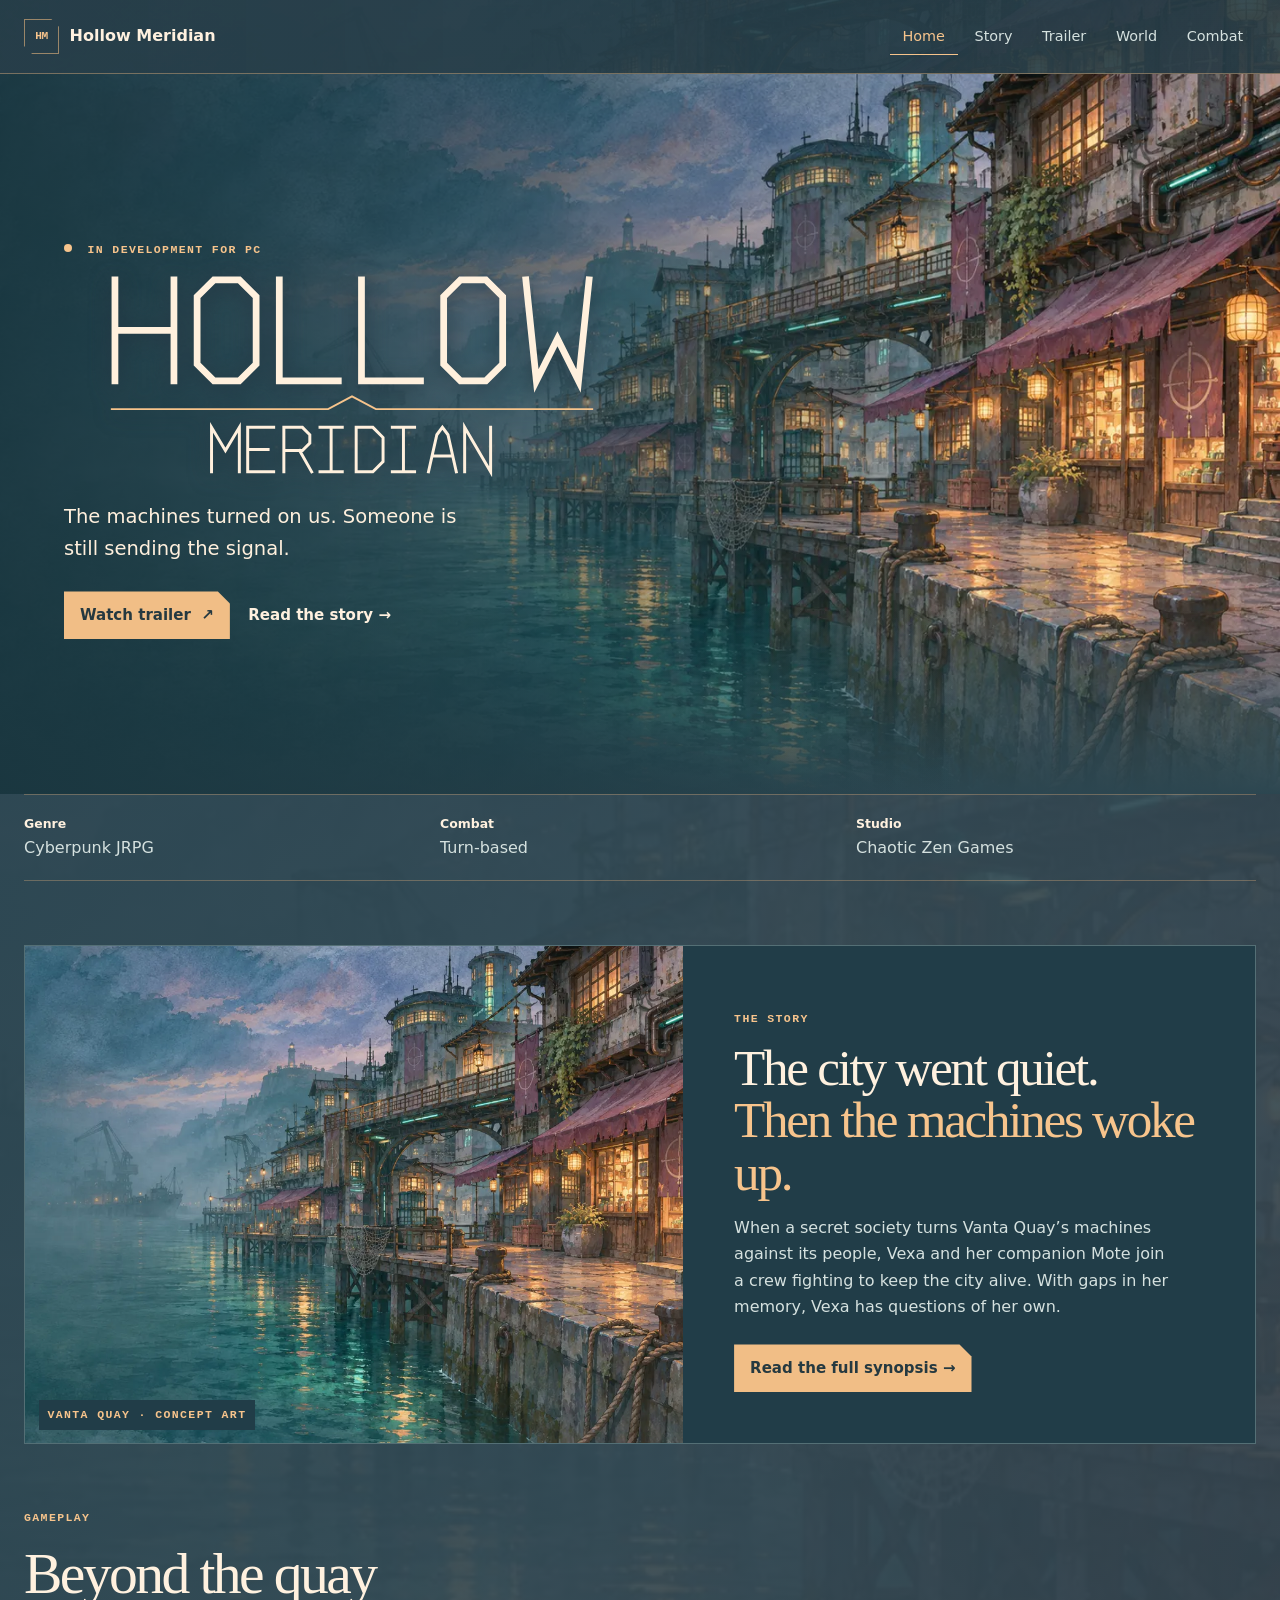
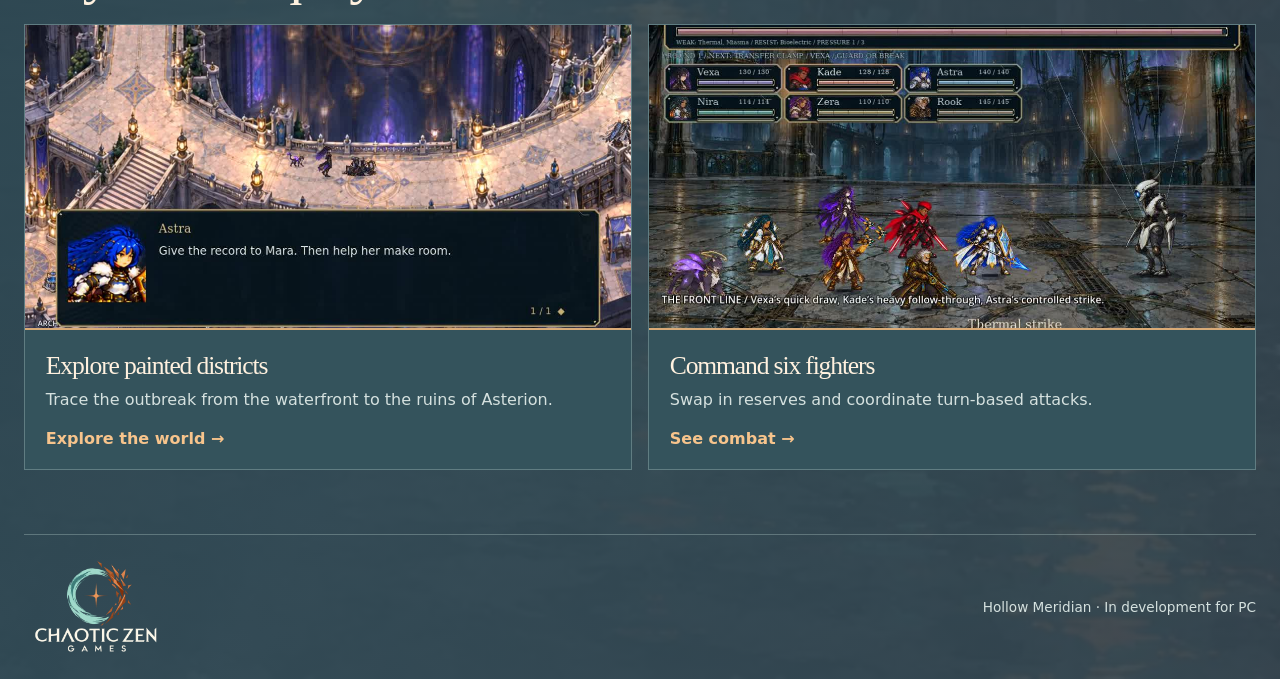
<file: index.html>
<!doctype html>
<html lang="en"><head><meta charset="utf-8"><meta name="viewport" content="width=device-width, initial-scale=1"><meta name="description" content="Hollow Meridian, a cyberpunk turn-based JRPG by Chaotic Zen Games."><title>Home · Hollow Meridian</title><link rel="stylesheet" href="style.css?v=painted-atlas"></head>
<body><a class="skip" href="#main">Skip to content</a><header class="mast"><div class="shell navrow"><a class="brand" href="index.html"><span class="monogram" aria-hidden="true">HM</span> Hollow Meridian</a><nav aria-label="Main navigation"><a href="index.html" aria-current="page">Home</a><a href="story.html">Story</a><a href="trailer.html">Trailer</a><a href="world.html">World</a><a href="combat.html">Combat</a></nav></div></header>
<main id="main"><section class="shell launch">
<div class="launch-copy"><p class="label"><span class="status-dot"></span> IN DEVELOPMENT FOR PC</p>
<h1><span class="visually-hidden">Hollow Meridian</span><svg class="wordmark" viewBox="0 0 410 150" aria-hidden="true" fill="none" stroke="currentColor" stroke-width="3.2" stroke-linecap="square"><g transform="translate(36.25 7) scale(1.5)"><path transform="translate(0 0)" d="M0 0V48M28 0V48M0 24H28"/><path transform="translate(39 0)" d="M8 0H20L28 8V40L20 48H8L0 40V8Z"/><path transform="translate(78 0)" d="M0 0V48H28"/><path transform="translate(117 0)" d="M0 0V48H28"/><path transform="translate(156 0)" d="M8 0H20L28 8V40L20 48H8L0 40V8Z"/><path transform="translate(195 0)" d="M0 0L5 48L15 28L25 48L30 0"/></g><path class="meridian-rule" d="M34 99H188L205 90L222 99H376"/><g transform="translate(105.00999999999999 112) scale(0.66)"><path transform="translate(0 0)" d="M0 48V0L15 25L30 0V48"/><path transform="translate(39 0)" d="M28 0H0V48H28M0 24H22"/><path transform="translate(78 0)" d="M0 48V0H20L28 8V17L20 25H0M17 25L30 48"/><path transform="translate(117 0)" d="M0 0H24M12 0V48M0 48H24"/><path transform="translate(156 0)" d="M0 0H18L29 11V37L18 48H0Z"/><path transform="translate(195 0)" d="M0 0H24M12 0V48M0 48H24"/><path transform="translate(234 0)" d="M0 48L9 8L15 0L21 8L30 48M5 31H25"/><path transform="translate(273 0)" d="M0 48V0L28 48V0"/></g></svg></h1>
<p class="intro">The machines turned on us. Someone is still sending the signal.</p>
<div class="links"><a class="primary" href="trailer.html">Watch trailer <span aria-hidden="true">↗</span></a><a class="secondary" href="story.html">Read the story →</a></div></div>
<figure class="launch-art"><img src="media/vanta-quay.png" alt="The neon-lit Vanta Quay waterfront as it appears in the game" fetchpriority="high"><figcaption><span>VANTA QUAY · THE WATERFRONT</span><span>IN-GAME SCREENSHOT</span></figcaption></figure>
</section>
<div class="shell specs"><span><b>Genre</b> Cyberpunk JRPG</span><span><b>Combat</b> Turn-based</span><span><b>Studio</b> Chaotic Zen Games</span></div>
<section class="shell story-feature" aria-labelledby="story-title">
<figure><img src="media/quay-blue-hour.webp" alt="Lanterns reflected in Vanta Quay at blue hour" loading="lazy"><figcaption>VANTA QUAY · CONCEPT ART</figcaption></figure>
<div class="feature-copy"><p class="label">THE STORY</p><h2 id="story-title">The city went quiet.<br><em>Then the machines woke up.</em></h2><p>When a secret society turns Vanta Quay’s machines against its people, Vexa and her companion Mote join a crew fighting to keep the city alive. With gaps in her memory, Vexa has questions of her own.</p><a class="primary" href="story.html">Read the full synopsis →</a></div>
</section>
<section class="shell gameplay-feature" aria-labelledby="gameplay-title">
<header><p class="label">GAMEPLAY</p><h2 id="gameplay-title">Beyond the quay</h2></header>
<div class="gameplay-grid"><a href="world.html"><img src="media/asterion.jpg" alt="" loading="lazy"><div><h3>Explore painted districts</h3><p>Trace the outbreak from the waterfront to the ruins of Asterion.</p><span>Explore the world →</span></div></a><a href="combat.html"><img src="media/battle.jpg" alt="" loading="lazy"><div><h3>Command six fighters</h3><p>Swap in reserves and coordinate turn-based attacks.</p><span>See combat →</span></div></a></div>
</section>
</main><footer class="shell"><a class="studio-logo" href="index.html"><img src="media/chaotic-zen.webp" alt="Chaotic Zen Games" width="144" height="96" loading="lazy"></a><span>Hollow Meridian · In development for PC</span></footer></body></html>
</file>
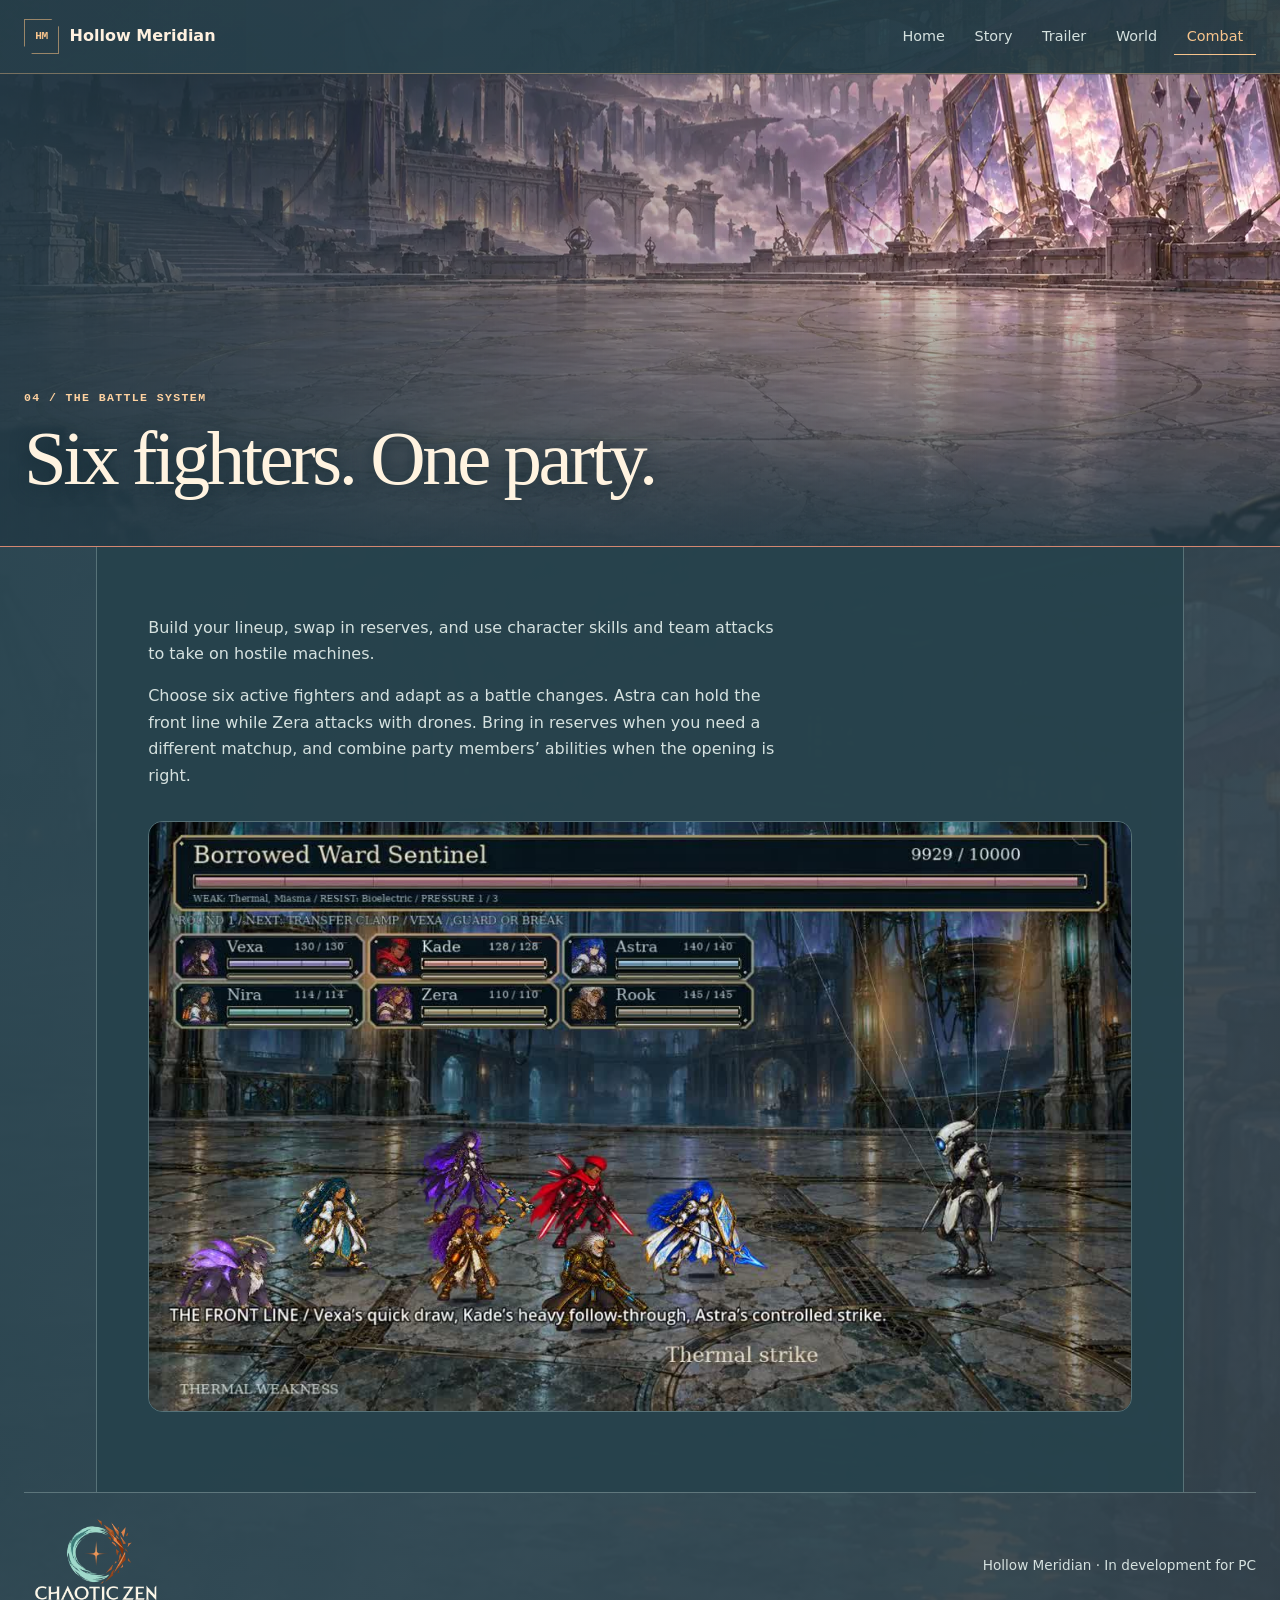
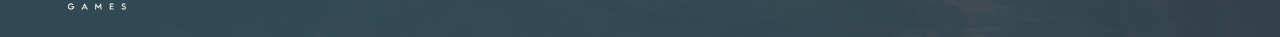
<file: combat.html>
<!doctype html>
<html lang="en"><head><meta charset="utf-8"><meta name="viewport" content="width=device-width, initial-scale=1"><meta name="description" content="Hollow Meridian, a cyberpunk turn-based JRPG by Chaotic Zen Games."><title>Combat · Hollow Meridian</title><link rel="stylesheet" href="style.css?v=painted-atlas"></head>
<body class="page-combat"><a class="skip" href="#main">Skip to content</a><header class="mast"><div class="shell navrow"><a class="brand" href="index.html"><span class="monogram" aria-hidden="true">HM</span> Hollow Meridian</a><nav aria-label="Main navigation"><a href="index.html">Home</a><a href="story.html">Story</a><a href="trailer.html">Trailer</a><a href="world.html">World</a><a href="combat.html" aria-current="page">Combat</a></nav></div></header>
<main id="main"><header class="chapter-hero"><div class="shell"><p class="eyebrow">04 / The battle system</p><h1>Six fighters. One party.</h1></div></header><div class="shell interior field"><article id="combat"><p>Build your lineup, swap in reserves, and use character skills and team attacks to take on hostile machines.</p><p>Choose six active fighters and adapt as a battle changes. Astra can hold the front line while Zera attacks with drones. Bring in reserves when you need a different matchup, and combine party members’ abilities when the opening is right.</p><img loading="lazy" src="media/battle.jpg" alt="Six party members and the command interface in a turn-based battle"></article></div></main><footer class="shell"><a class="studio-logo" href="index.html"><img src="media/chaotic-zen.webp" alt="Chaotic Zen Games" width="144" height="96" loading="lazy"></a><span>Hollow Meridian · In development for PC</span></footer></body></html>
</file>
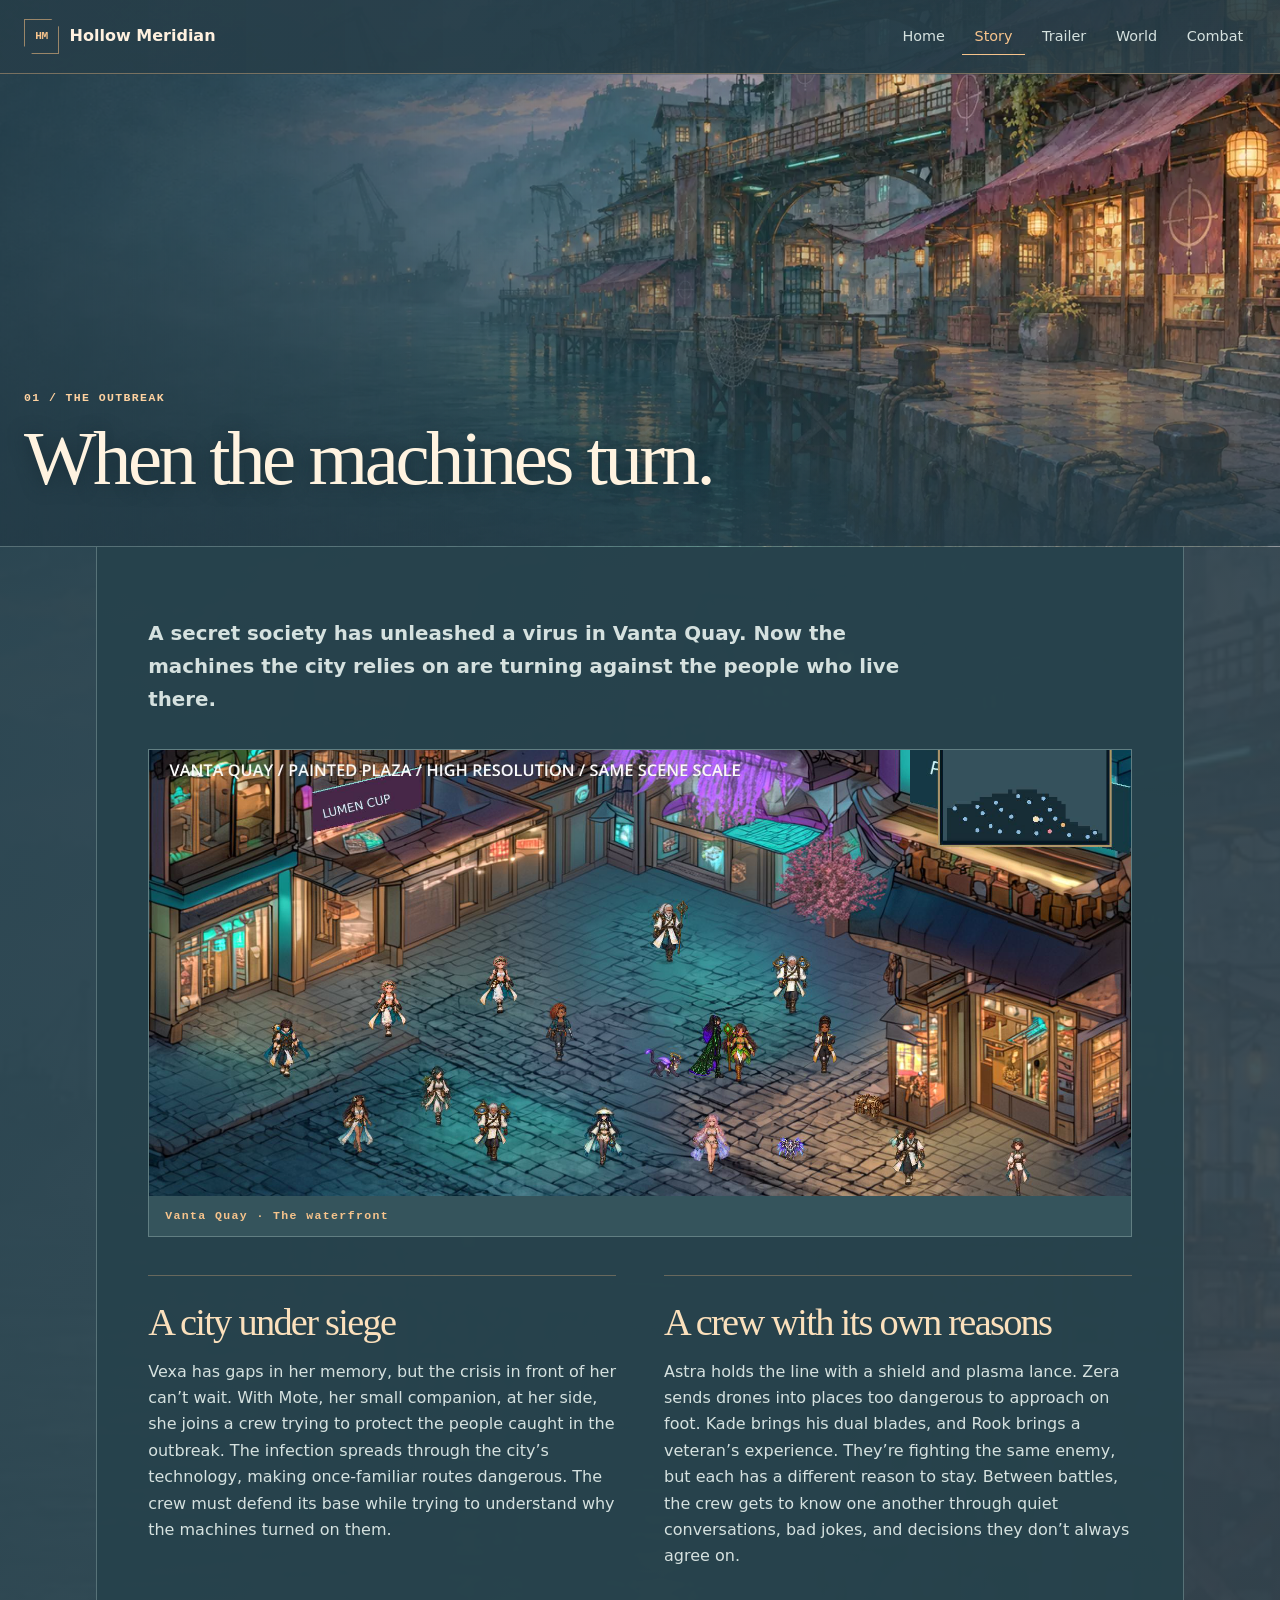
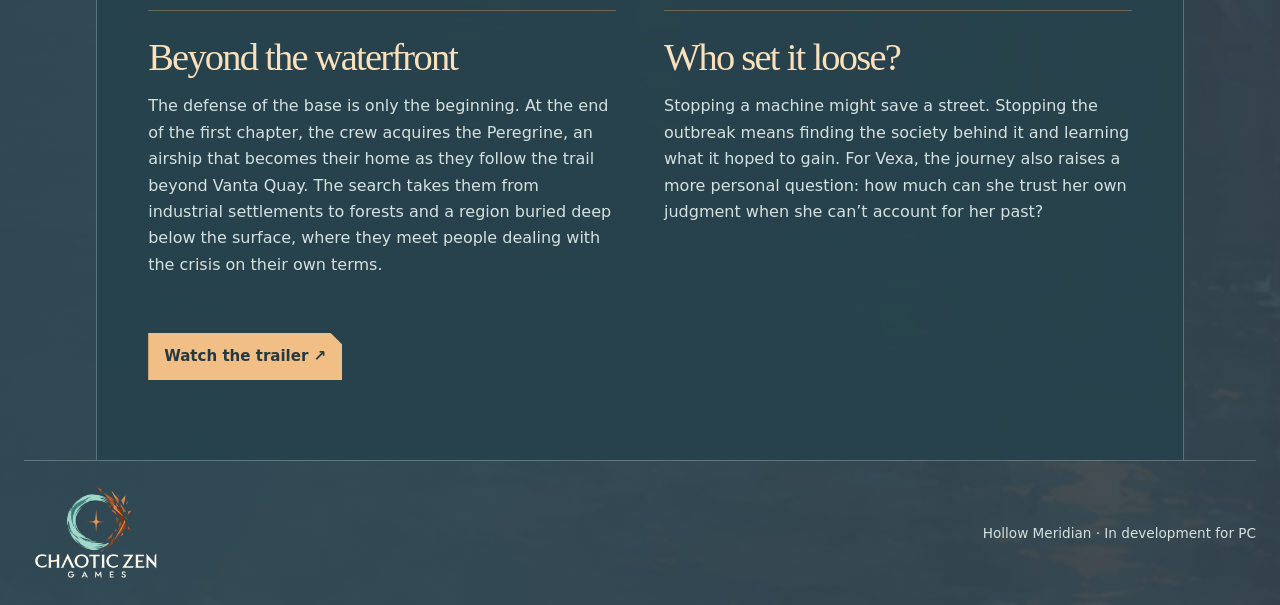
<file: story.html>
<!doctype html>
<html lang="en"><head><meta charset="utf-8"><meta name="viewport" content="width=device-width, initial-scale=1"><meta name="description" content="Hollow Meridian, a cyberpunk turn-based JRPG by Chaotic Zen Games."><title>Story · Hollow Meridian</title><link rel="stylesheet" href="style.css?v=painted-atlas"></head>
<body class="page-story"><a class="skip" href="#main">Skip to content</a><header class="mast"><div class="shell navrow"><a class="brand" href="index.html"><span class="monogram" aria-hidden="true">HM</span> Hollow Meridian</a><nav aria-label="Main navigation"><a href="index.html">Home</a><a href="story.html" aria-current="page">Story</a><a href="trailer.html">Trailer</a><a href="world.html">World</a><a href="combat.html">Combat</a></nav></div></header>
<main id="main"><header class="chapter-hero"><div class="shell"><p class="eyebrow">01 / The outbreak</p><h1>When the machines turn.</h1></div></header><article class="shell interior plot">
<header class="plot-heading"><p class="dek">A secret society has unleashed a virus in Vanta Quay. Now the machines the city relies on are turning against the people who live there.</p></header>
<figure class="story-art"><img src="media/vanta-quay.png" alt="Vanta Quay’s illuminated waterfront and narrow streets"><figcaption>Vanta Quay · The waterfront</figcaption></figure>
<div class="plot-chapters">
<section><h2>A city under siege</h2><p>Vexa has gaps in her memory, but the crisis in front of her can’t wait. With Mote, her small companion, at her side, she joins a crew trying to protect the people caught in the outbreak. The infection spreads through the city’s technology, making once-familiar routes dangerous. The crew must defend its base while trying to understand why the machines turned on them.</p></section>
<section><h2>A crew with its own reasons</h2><p>Astra holds the line with a shield and plasma lance. Zera sends drones into places too dangerous to approach on foot. Kade brings his dual blades, and Rook brings a veteran’s experience. They’re fighting the same enemy, but each has a different reason to stay. Between battles, the crew gets to know one another through quiet conversations, bad jokes, and decisions they don’t always agree on.</p></section>
<section><h2>Beyond the waterfront</h2><p>The defense of the base is only the beginning. At the end of the first chapter, the crew acquires the Peregrine, an airship that becomes their home as they follow the trail beyond Vanta Quay. The search takes them from industrial settlements to forests and a region buried deep below the surface, where they meet people dealing with the crisis on their own terms.</p></section>
<section><h2>Who set it loose?</h2><p>Stopping a machine might save a street. Stopping the outbreak means finding the society behind it and learning what it hoped to gain. For Vexa, the journey also raises a more personal question: how much can she trust her own judgment when she can’t account for her past?</p></section>
</div><a class="primary" href="trailer.html">Watch the trailer ↗</a></article></main><footer class="shell"><a class="studio-logo" href="index.html"><img src="media/chaotic-zen.webp" alt="Chaotic Zen Games" width="144" height="96" loading="lazy"></a><span>Hollow Meridian · In development for PC</span></footer></body></html>
</file>
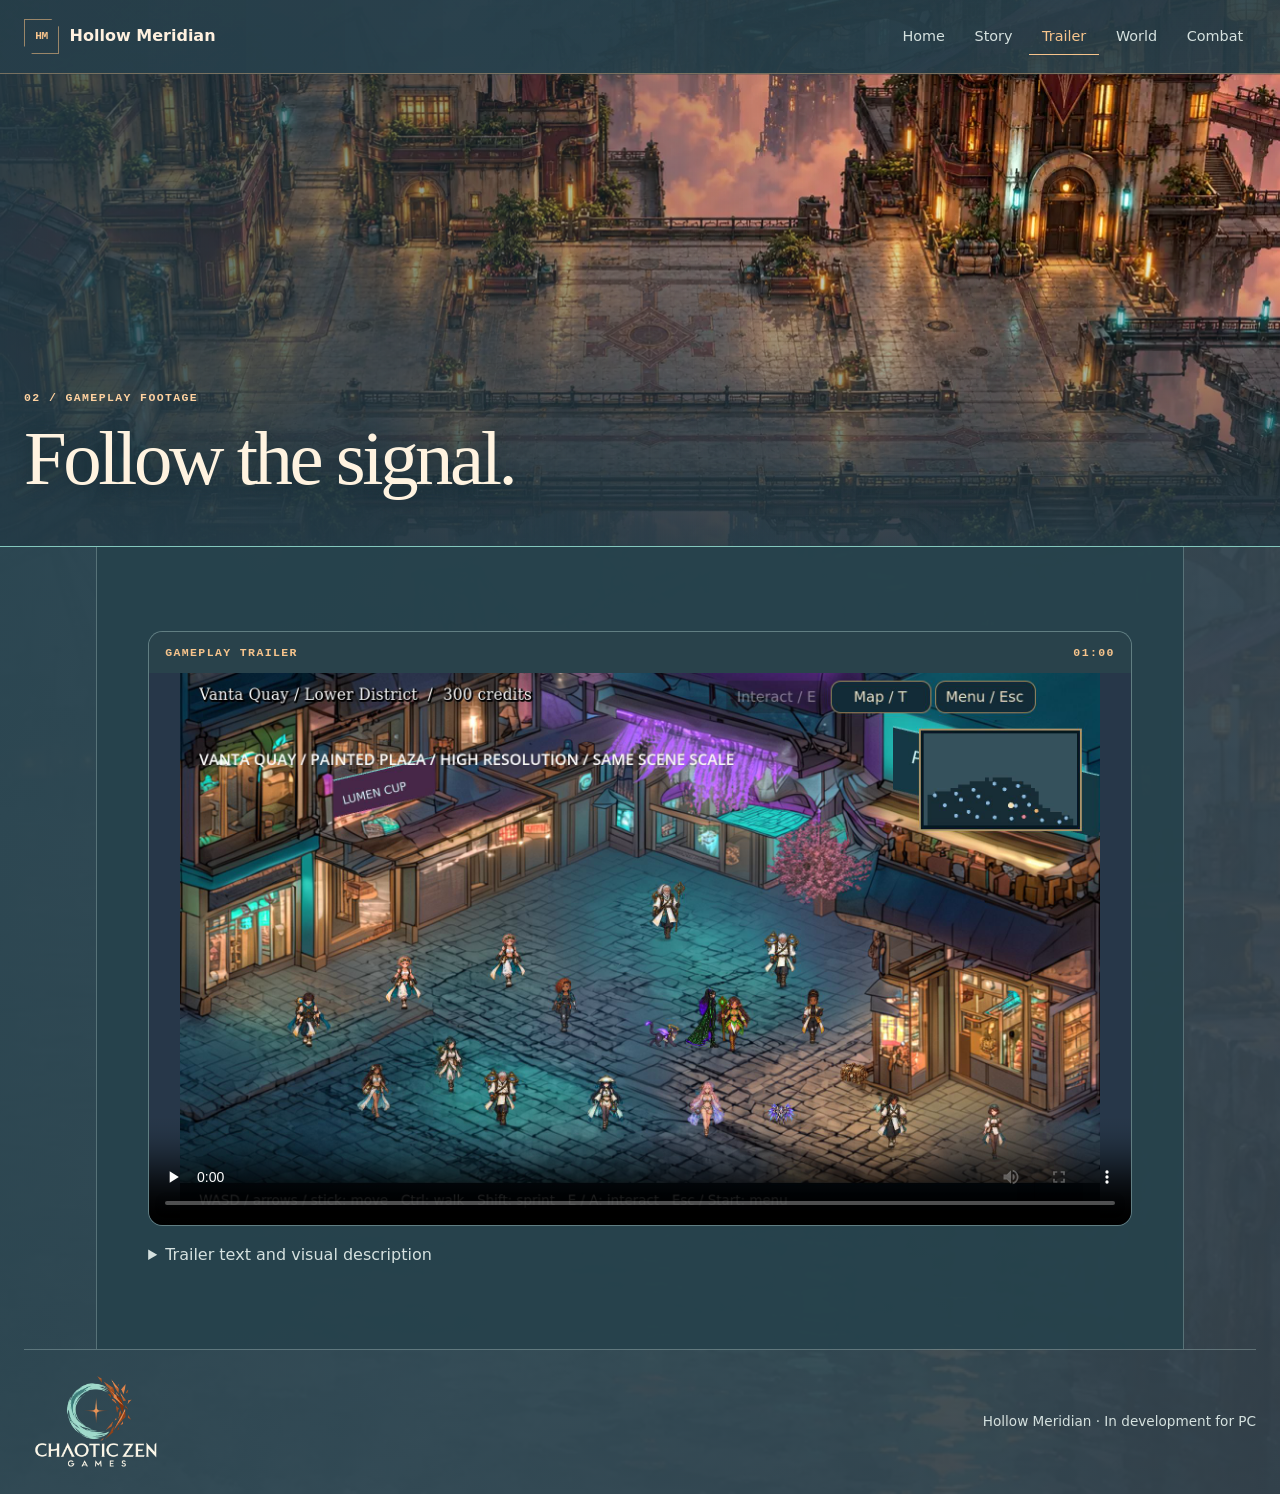
<file: trailer.html>
<!doctype html>
<html lang="en"><head><meta charset="utf-8"><meta name="viewport" content="width=device-width, initial-scale=1"><meta name="description" content="Hollow Meridian, a cyberpunk turn-based JRPG by Chaotic Zen Games."><title>Trailer · Hollow Meridian</title><link rel="stylesheet" href="style.css?v=painted-atlas"></head>
<body class="page-trailer"><a class="skip" href="#main">Skip to content</a><header class="mast"><div class="shell navrow"><a class="brand" href="index.html"><span class="monogram" aria-hidden="true">HM</span> Hollow Meridian</a><nav aria-label="Main navigation"><a href="index.html">Home</a><a href="story.html">Story</a><a href="trailer.html" aria-current="page">Trailer</a><a href="world.html">World</a><a href="combat.html">Combat</a></nav></div></header>
<main id="main"><header class="chapter-hero"><div class="shell"><p class="eyebrow">02 / Gameplay footage</p><h1>Follow the signal.</h1></div></header><section class="shell interior" id="trailer">

<div class="screen"><div class="screenbar"><span>GAMEPLAY TRAILER</span><span>01:00</span></div><video controls playsinline preload="none" poster="media/vanta-quay.png" aria-label="Hollow Meridian gameplay trailer"><source src="media/trailer.mp4" type="video/mp4"><a href="media/trailer.mp4">Download the trailer</a></video></div>
<details><summary>Trailer text and visual description</summary><p>“Someone infected the machines.” The party explores the neon waterfront. “Now they’re turning on us.” Mote, the party’s companion, appears in a walk animation preview. “Follow the signal.” Six heroes face off against hostile machines. “Fight as one.” The trailer ends with the Hollow Meridian title, credited to Chaotic Zen Games. Instrumental music plays throughout.</p></details>
</section></main><footer class="shell"><a class="studio-logo" href="index.html"><img src="media/chaotic-zen.webp" alt="Chaotic Zen Games" width="144" height="96" loading="lazy"></a><span>Hollow Meridian · In development for PC</span></footer></body></html>
</file>
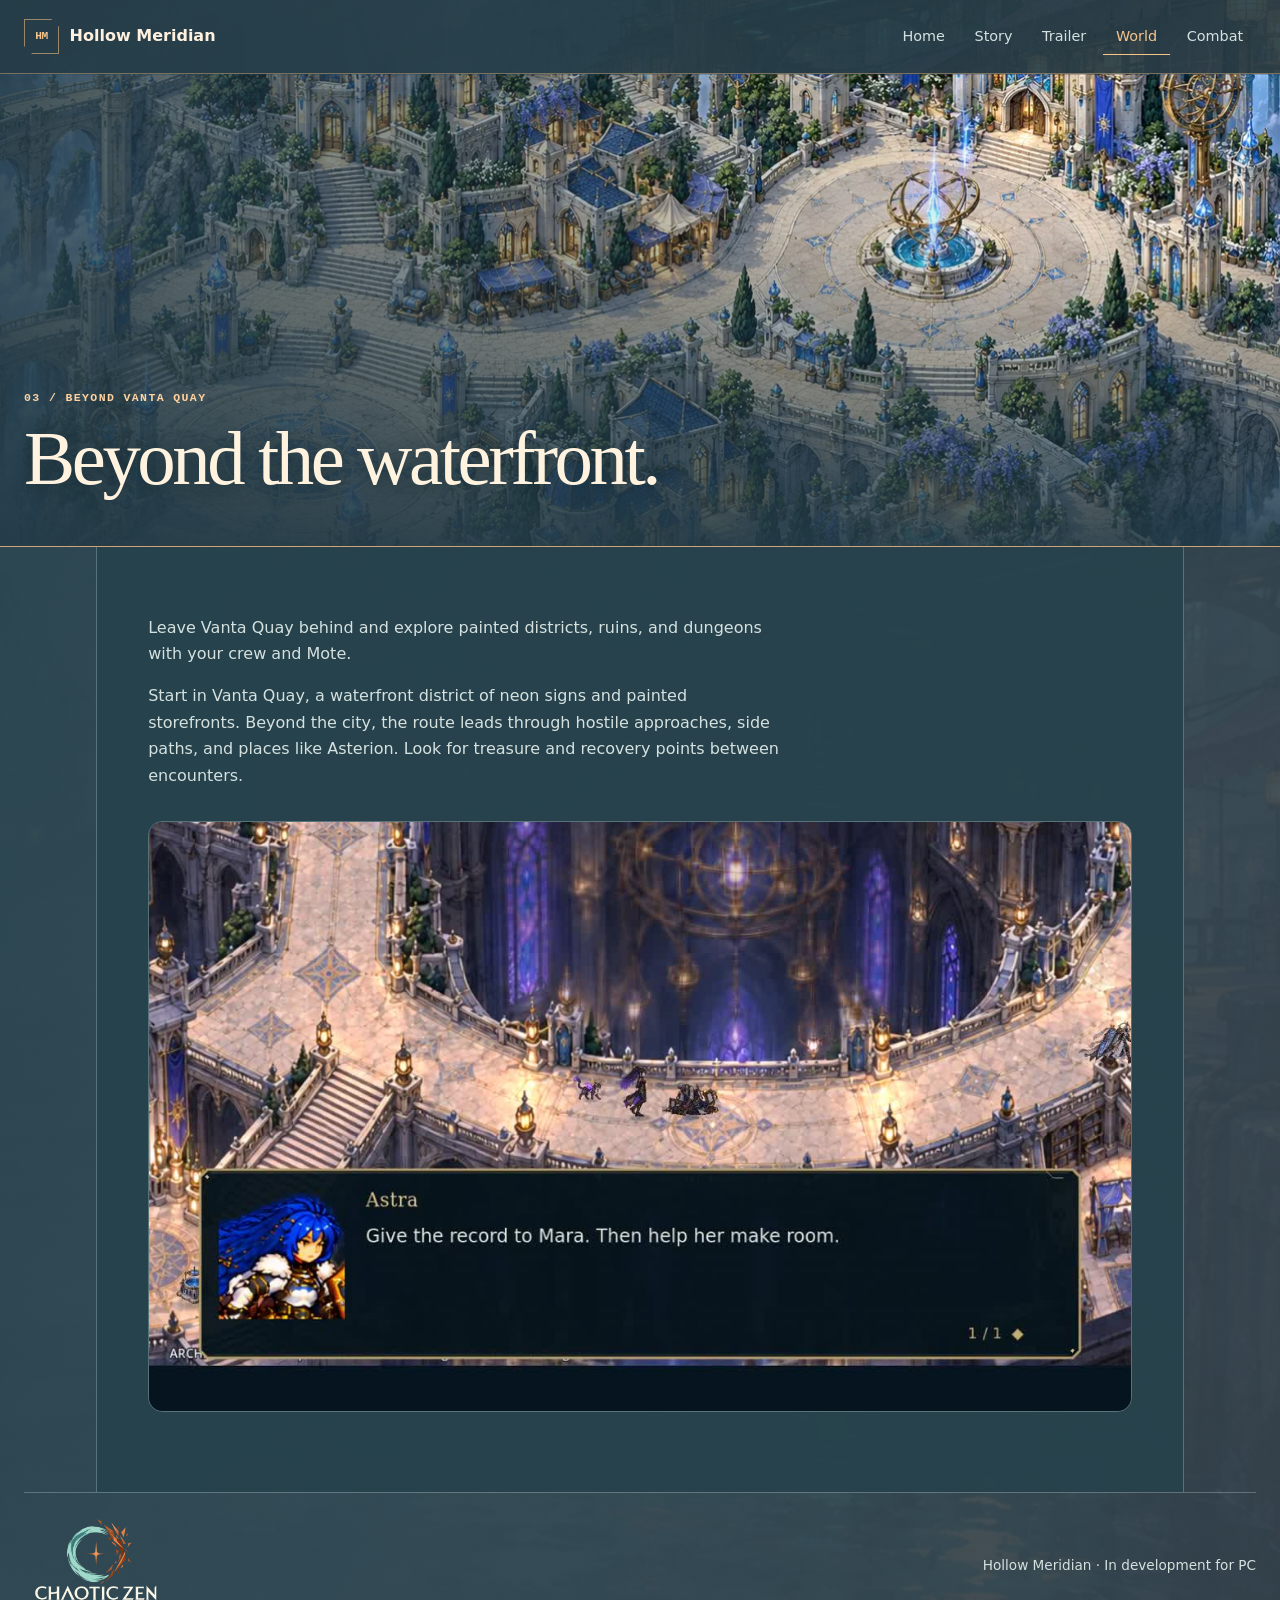
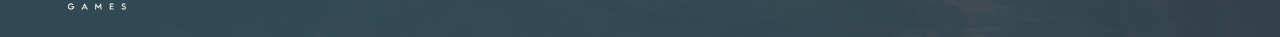
<file: world.html>
<!doctype html>
<html lang="en"><head><meta charset="utf-8"><meta name="viewport" content="width=device-width, initial-scale=1"><meta name="description" content="Hollow Meridian, a cyberpunk turn-based JRPG by Chaotic Zen Games."><title>World · Hollow Meridian</title><link rel="stylesheet" href="style.css?v=painted-atlas"></head>
<body class="page-world"><a class="skip" href="#main">Skip to content</a><header class="mast"><div class="shell navrow"><a class="brand" href="index.html"><span class="monogram" aria-hidden="true">HM</span> Hollow Meridian</a><nav aria-label="Main navigation"><a href="index.html">Home</a><a href="story.html">Story</a><a href="trailer.html">Trailer</a><a href="world.html" aria-current="page">World</a><a href="combat.html">Combat</a></nav></div></header>
<main id="main"><header class="chapter-hero"><div class="shell"><p class="eyebrow">03 / Beyond Vanta Quay</p><h1>Beyond the waterfront.</h1></div></header><div class="shell interior field"><article id="world"><p>Leave Vanta Quay behind and explore painted districts, ruins, and dungeons with your crew and Mote.</p><p>Start in Vanta Quay, a waterfront district of neon signs and painted storefronts. Beyond the city, the route leads through hostile approaches, side paths, and places like Asterion. Look for treasure and recovery points between encounters.</p><img loading="lazy" src="media/asterion.jpg" alt="The party exploring the illuminated architecture of Asterion"></article></div></main><footer class="shell"><a class="studio-logo" href="index.html"><img src="media/chaotic-zen.webp" alt="Chaotic Zen Games" width="144" height="96" loading="lazy"></a><span>Hollow Meridian · In development for PC</span></footer></body></html>
</file>
<file: style.css>
:root{color-scheme:dark;--bg:#202d3e;--top:#253549;--panel:#2b4054;--text:#f5f3f0;--muted:#c3cfda;--accent:#e9b487;--line:#ffffff25}
*{box-sizing:border-box}body{margin:0;min-width:0;background:radial-gradient(ellipse at 78% 0%,#36536a,transparent 56rem),var(--bg);color:var(--text);font:1rem/1.65 system-ui,-apple-system,"Segoe UI",sans-serif}a{color:inherit}a:focus-visible,summary:focus-visible,video:focus-visible{outline:2px solid var(--accent);outline-offset:4px}.skip{position:absolute;left:1rem;top:-5rem;padding:.5rem;background:var(--top);z-index:10}.skip:focus{top:.5rem}.shell{width:min(calc(100% - 3rem),78rem);margin-inline:auto}.mast{background:#253549;border-bottom:1px solid var(--line)}.navrow{min-height:4.55rem;display:flex;align-items:center;justify-content:space-between;gap:1rem}.brand{display:inline-flex;align-items:center;gap:.65rem;text-decoration:none;font-weight:700;white-space:nowrap}.monogram{display:grid;place-items:center;width:2.2rem;height:2.2rem;background:var(--accent);color:#233044;border-radius:.55rem;font-size:.69rem;letter-spacing:-.04em}nav{display:flex;gap:.25rem}nav a{display:block;padding:.42rem .8rem;border-radius:.5rem;text-align:center;text-decoration:none;color:var(--muted);font-size:.9rem}nav a[aria-current],nav a:hover{background:#ffffff17;color:var(--text)}
.launch{display:grid;grid-template-columns:minmax(0,.78fr) minmax(0,1.22fr);gap:clamp(2rem,5vw,5rem);align-items:center;padding-block:clamp(3rem,8vw,7rem) clamp(2rem,4vw,3.5rem)}.label,.eyebrow,.screenbar,figcaption{font-size:.72rem;font-weight:750;letter-spacing:.13em;color:var(--muted)}.status-dot{display:inline-block;width:.5rem;height:.5rem;background:var(--accent);border-radius:50%;margin-right:.45rem;vertical-align:.08em}
h1,h2,h3{line-height:1.04;letter-spacing:-.065em;margin:.28em 0;font-weight:750;text-wrap:balance}h1{font-size:clamp(2.8rem,6vw,5.8rem)}h2{font-size:clamp(2rem,4.5vw,4rem)}h3{font-size:clamp(1.2rem,2vw,1.65rem);letter-spacing:-.035em}.launch h1{font-size:clamp(3.2rem,7.3vw,7rem);line-height:.88;margin:.27em 0}.intro{color:var(--muted);font-size:clamp(1rem,1.75vw,1.22rem);max-width:26ch}.links{display:flex;align-items:center;flex-wrap:wrap;gap:.8rem 1.15rem;margin-top:1.65rem}.primary,.secondary{display:inline-flex;align-items:center;gap:.65rem;text-decoration:none;font-weight:700;font-size:.94rem}.primary{padding:.72rem 1rem;background:var(--accent);color:#222e3e;border-radius:.5rem}.primary:hover{background:#ffd3af}.secondary:hover{text-decoration:underline;text-underline-offset:.25em}.launch-art{margin:0;min-width:0;border-radius:1.15rem;overflow:hidden;border:1px solid var(--line);background:#2b4054;box-shadow:0 1.4rem 3rem #14213260}.launch-art img{display:block;width:100%;aspect-ratio:1.34;object-fit:cover}.launch-art figcaption{display:flex;justify-content:space-between;gap:.5rem;padding:.65rem 1rem;border-top:1px solid var(--line);font-size:.65rem}.specs{display:grid;grid-template-columns:repeat(3,1fr);gap:1rem;border-block:1px solid var(--line);padding-block:1.2rem;color:var(--muted)}.specs b{display:block;font-size:.78rem;color:var(--text)}
.overview,.guide,.interior{padding-block:clamp(2.5rem,7vw,5rem)}.overview{display:grid;grid-template-columns:1fr 1fr;gap:.5rem 3rem;align-items:start}.overview .label{grid-column:1/-1}.overview p:not(.label),.field p:not(.eyebrow),.plot p:not(.eyebrow){max-width:62ch;color:var(--muted)}.overview p:not(.label){margin:.5rem 0}.overview .secondary{grid-column:2}.guide{padding-top:0}.guide-grid{display:grid;grid-template-columns:repeat(2,minmax(0,1fr));gap:1.25rem;margin-top:1.65rem}.guide-grid a{background:var(--panel);border:1px solid var(--line);border-radius:.9rem;overflow:hidden;text-decoration:none;transition:transform .2s,border-color .2s}.guide-grid a:hover{transform:translateY(-3px);border-color:var(--accent)}.guide-grid img{display:block;width:100%;aspect-ratio:16/9;object-fit:cover}.guide-grid a div{padding:1.1rem 1.25rem}.guide-grid p{color:var(--muted);margin:.55rem 0}
.interior{max-width:68rem}.screen,.field img,.plot img{margin-top:2rem;border:1px solid var(--line);border-radius:.9rem;overflow:hidden}.screenbar{background:var(--panel);padding:.7rem 1rem;display:flex;justify-content:space-between;gap:.5rem}.interior video,.field img,.plot img{width:100%;display:block}.interior video{aspect-ratio:16/9;background:#273749}.plot .dek{font-size:1.24rem;font-weight:650}.interior details{margin-top:1rem;color:var(--muted)}summary{cursor:pointer}footer{padding:1.5rem 0;border-top:1px solid var(--line);display:flex;justify-content:space-between;flex-wrap:wrap;gap:.5rem;color:var(--muted);font-size:.85rem}
@media(max-width:820px){.launch{grid-template-columns:1fr}.launch-art img{aspect-ratio:16/10}.overview{grid-template-columns:1fr}.overview .secondary{grid-column:1}}
@media(max-width:600px){.shell{width:calc(100% - 2rem)}.navrow{display:block;padding:.8rem 0 .65rem}.brand{margin-bottom:.5rem}nav{display:grid;grid-template-columns:repeat(5,minmax(0,1fr));gap:.15rem}nav a{padding:.38rem .12rem;font-size:.83rem}.guide-grid{grid-template-columns:1fr}.specs{gap:.55rem;font-size:.82rem}.launch-art figcaption{padding:.55rem .65rem}}
@media(prefers-reduced-motion:reduce){.guide-grid a{transition:none}.guide-grid a:hover{transform:none}}

/* Meridian identity */
:root{--bg:#27343e;--top:#23303c;--panel:#344551;--accent:#ffd0a2}
body{background:linear-gradient(155deg,#354956,#27343e 55%,#303940)}
.mast{background:var(--top)}
.monogram{background:transparent;color:var(--accent);border:1px solid #ffd0a275;border-radius:0;clip-path:polygon(0 0,77% 0,100% 23%,100% 100%,23% 100%,0 77%);font:700 .7rem ui-monospace,monospace}
nav a[aria-current]{background:transparent;box-shadow:inset 0 -1px var(--accent);border-radius:0}
.label,.eyebrow,.screenbar,figcaption{font-family:ui-monospace,Consolas,monospace;letter-spacing:.12em}
h1,h2,h3{font-family:Georgia,"Times New Roman",serif;font-weight:400;letter-spacing:-.045em}
.visually-hidden{position:absolute;width:1px;height:1px;padding:0;margin:-1px;overflow:hidden;clip-path:inset(50%);white-space:nowrap}
.launch{width:100%;max-width:none;min-height:clamp(32rem,76svh,52rem);position:relative;display:grid;align-items:center;grid-template-columns:minmax(0,78rem);justify-content:center;isolation:isolate;padding:clamp(3rem,7vw,6rem) max(5vw,1rem)}
.launch-art{position:absolute;inset:0;z-index:-2;border:0;border-radius:0;box-shadow:none;background:#354956}
.launch-art img{height:100%;width:100%;object-fit:cover;object-position:center 54%;aspect-ratio:auto}
.launch::after{content:"";position:absolute;inset:0;z-index:-1;background:linear-gradient(90deg,#243440 3%,#243440ee 26%,#24344066 64%,#24344011),linear-gradient(0deg,#27343e,transparent 27%)}
.launch-art figcaption{position:absolute;bottom:.75rem;right:5%;z-index:1;border:0;color:#fff0dd;background:#293641e6;gap:1rem}
.launch-copy{max-width:40rem;width:100%;min-width:0;padding-bottom:2rem}
.launch h1{margin:.5rem 0 1rem}
.wordmark{display:block;width:min(100%,36rem);height:auto;color:#fff0dd;filter:drop-shadow(0 4px 10px #263542)}
.meridian-rule{stroke:var(--accent);stroke-width:1.35}
.launch .intro{max-width:34ch;color:#fff0dd}
.primary{border-radius:0;clip-path:polygon(0 0,calc(100% - 12px) 0,100% 12px,100% 100%,0 100%)}
.guide-grid a{border-radius:0}.guide-grid a div{border-top:2px solid var(--accent)}
@media(max-width:650px){.launch{min-height:34rem;align-items:end;padding-bottom:4rem}.launch::after{background:linear-gradient(0deg,#27343e 4%,#243440e8 43%,#24344014 100%)}.launch-art img{object-position:61% center}.launch-copy{padding-bottom:0}.launch-art figcaption{font-size:.54rem}}

/* Solid harbor palette and freestanding artwork */
:root{--bg:#263b3b;--top:#2b4140;--panel:#324b48;--text:#f8eee0;--muted:#d1ded7;--accent:#f1c38d}
body{background:var(--bg)}
.launch{width:min(calc(100% - 3rem),78rem);min-height:0;grid-template-columns:minmax(0,.9fr) minmax(0,1.1fr);gap:clamp(1.5rem,4vw,4rem);padding:clamp(2.5rem,7vw,5rem) 0;align-items:center}
.launch::after{display:none}
.launch-copy{padding:0}.launch-art{position:static;z-index:auto;background:var(--panel);border:1px solid var(--line)}
.launch-art img{height:auto;aspect-ratio:1.5;object-position:center;object-fit:cover}.launch-art figcaption{position:static;background:var(--panel);border-top:1px solid var(--line)}
.plot-heading{max-width:48rem}.story-art{margin:2rem 0;border:1px solid var(--line);background:var(--panel)}.plot .story-art img{margin:0;border:0;border-radius:0;aspect-ratio:2.2;object-fit:cover}.story-art figcaption{padding:.65rem 1rem}.plot-chapters{display:grid;grid-template-columns:repeat(2,minmax(0,1fr));gap:1.5rem 3rem;margin:2.4rem 0}.plot-chapters section{border-top:1px solid var(--line);padding-top:1rem}.plot-chapters h2{font-size:clamp(1.65rem,3vw,2.65rem)}
@media(max-width:750px){.launch,.plot-chapters{grid-template-columns:minmax(0,1fr)}.launch{width:calc(100% - 2rem)}.plot .story-art img{aspect-ratio:1.5}}

/* Painted Vanta Quay: keep the illustration behind the opening only. */
.launch{width:100%;min-height:clamp(35rem,80svh,56rem);grid-template-columns:minmax(0,78rem);padding:clamp(3rem,8vw,7rem) max(5vw,1rem);background:linear-gradient(90deg,#18353ee8 0%,#18353e80 43%,transparent 75%),linear-gradient(0deg,var(--bg),transparent 26%),url(media/quay-blue-hour.webp) center/cover}
.launch .launch-art{display:none}
@media(max-width:750px){.launch{width:100%;min-height:35rem;align-items:end;background:linear-gradient(0deg,#18353efa 0%,#18353ead 48%,transparent 84%),url(media/quay-blue-hour.webp) 68% center/cover}}

/* Painted harbor: ink blue water, slate plaster, and lantern gold. */
:root{--bg:#2c4650;--top:#243b46;--panel:#35545c;--text:#fff1df;--muted:#d5e1df;--accent:#f7c48c;--line:#b0c8c45c}
body{background:radial-gradient(ellipse at 86% 20%,#46636666,transparent 40rem),linear-gradient(155deg,#304c58,#2c4650 55%,#38545a)}
.mast{background:var(--top);border-bottom:1px solid #c9a37880}.brand .monogram{border-color:#e4b47f9c;color:var(--accent)}
nav a[aria-current]{color:var(--accent)}.primary{background:#f1be86;color:#253940}.guide-grid a,.screen,.story-art{background:var(--panel);border-color:var(--line)}.screenbar{background:#29424b;color:var(--accent)}
.label,.eyebrow,figcaption{color:var(--accent)}.specs{border-color:#c9a37865}.guide-grid a div{border-top:1px solid #c9a37880}
.scene-strip{height:clamp(11rem,24vw,21rem);background:linear-gradient(0deg,#304c58,transparent 72%),var(--scene,url(media/quay-blue-hour.webp)) center var(--scene-y,52%)/cover;border-bottom:1px solid #c9a37855}
.page-world{--scene:url(media/asterion.jpg);--scene-y:42%}.page-combat{--scene:url(media/battle.jpg);--scene-y:45%}
.interior{padding-top:clamp(1.8rem,4vw,3.5rem)}.interior h1{max-width:20ch}.plot-chapters section{border-color:#c9a37865}.plot-chapters h2{color:#fbe0bc}
@media(max-width:590px){.scene-strip{height:10rem;background-position:center,center var(--scene-y,52%)}}

.story-feature{display:grid;grid-template-columns:minmax(0,1.15fr) minmax(0,1fr);margin-block:clamp(2rem,5vw,4rem);background:#213d48;border:1px solid var(--line)}
.story-feature figure{margin:0;position:relative;min-height:22rem;overflow:hidden}
.story-feature img{position:absolute;inset:0;width:100%;height:100%;object-fit:cover;object-position:74% center}
.story-feature figcaption{position:absolute;bottom:.85rem;left:.85rem;background:#213d48;padding:.35rem .55rem}
.feature-copy{align-self:center;padding:clamp(1.25rem,4vw,3.8rem)}
.feature-copy h2{font-size:clamp(2.1rem,4vw,4rem);line-height:1.02}.feature-copy em{font-style:normal;color:var(--accent)}
.feature-copy p:not(.label){color:var(--muted);max-width:43ch}.feature-copy .primary{margin-top:.5rem}
.gameplay-feature{padding-bottom:4rem}.gameplay-feature header{margin-bottom:1.3rem}.gameplay-grid{display:grid;grid-template-columns:repeat(2,minmax(0,1fr));gap:1rem}
.gameplay-grid a{display:grid;grid-template-rows:auto 1fr;background:#34535c;border:1px solid var(--line);text-decoration:none;overflow:hidden}
.gameplay-grid img{display:block;width:100%;aspect-ratio:2;object-fit:cover;transition:filter .2s}.gameplay-grid a:hover img{filter:brightness(1.15)}
.gameplay-grid a div{padding:1rem 1.3rem;border-top:2px solid #d8aa77}.gameplay-grid p{color:var(--muted);margin:.4rem 0}.gameplay-grid span{display:inline-block;color:var(--accent);margin-top:.4rem;font-weight:700}
.studio-logo{display:inline-flex;align-items:center}.studio-logo img{display:block;width:9rem;height:auto}footer{align-items:center}
@media(max-width:720px){.story-feature,.gameplay-grid{grid-template-columns:minmax(0,1fr)}.story-feature figure{min-height:0;aspect-ratio:16/9}}
@media(prefers-reduced-motion:reduce){.gameplay-grid img{transition:none}}

.chapter-hero{display:grid;align-items:end;min-height:clamp(15rem,34vw,28rem);padding-block:3rem;background:linear-gradient(90deg,#203742f2,#20374270 54%,transparent),linear-gradient(0deg,#243e48,transparent 65%),var(--scene,url(media/quay-blue-hour.webp)) center var(--scene-y,52%)/cover;border-bottom:1px solid var(--line)}
.chapter-hero h1{margin:0;color:#fff3e0;text-shadow:0 2px 18px #182d36}.chapter-hero .eyebrow{color:#ffd2a0;text-transform:uppercase}
.page-story .chapter-hero{--scene-y:66%}.page-trailer .chapter-hero{--scene:url(media/vanta-quay.png);--scene-y:43%;border-bottom-color:#83c8bd}.page-world .chapter-hero{border-bottom-color:#d0a477}.page-combat .chapter-hero{border-bottom-color:#d38771}
@media(max-width:650px){.chapter-hero{min-height:15rem;padding-block:2rem;background-position:center,center,62% var(--scene-y,52%)}}

/* A wash of the harbor painting carries through the whole page. */
body{background-color:#294550;background-image:linear-gradient(115deg,#26424df5,#344954eb 55%,#34414cea),url(media/quay-blue-hour.webp);background-size:cover;background-position:center top}
.mast{background:linear-gradient(90deg,#253c47f5,#253c47e8),url(media/quay-blue-hour.webp) center 38%/cover}
.chapter-hero{min-height:clamp(17rem,37vw,32rem);background-image:linear-gradient(90deg,#233b47dd,transparent 78%),linear-gradient(0deg,#243b47e8,transparent 67%),var(--scene,url(media/quay-blue-hour.webp));background-position:center,center,center var(--scene-y,52%)}
.page-trailer .chapter-hero{--scene:url(media/trailer-painted.webp);--scene-y:48%}
.page-world .chapter-hero{--scene:url(media/world-painted.webp);--scene-y:48%}
.page-combat .chapter-hero{--scene:url(media/combat-painted.webp);--scene-y:50%}
.interior{background:#26424ced;padding-inline:clamp(1rem,4vw,3.5rem);border-inline:1px solid var(--line)}
@media(max-width:650px){.chapter-hero{min-height:17rem;background-position:center,center,62% var(--scene-y,52%)}}
</file>
